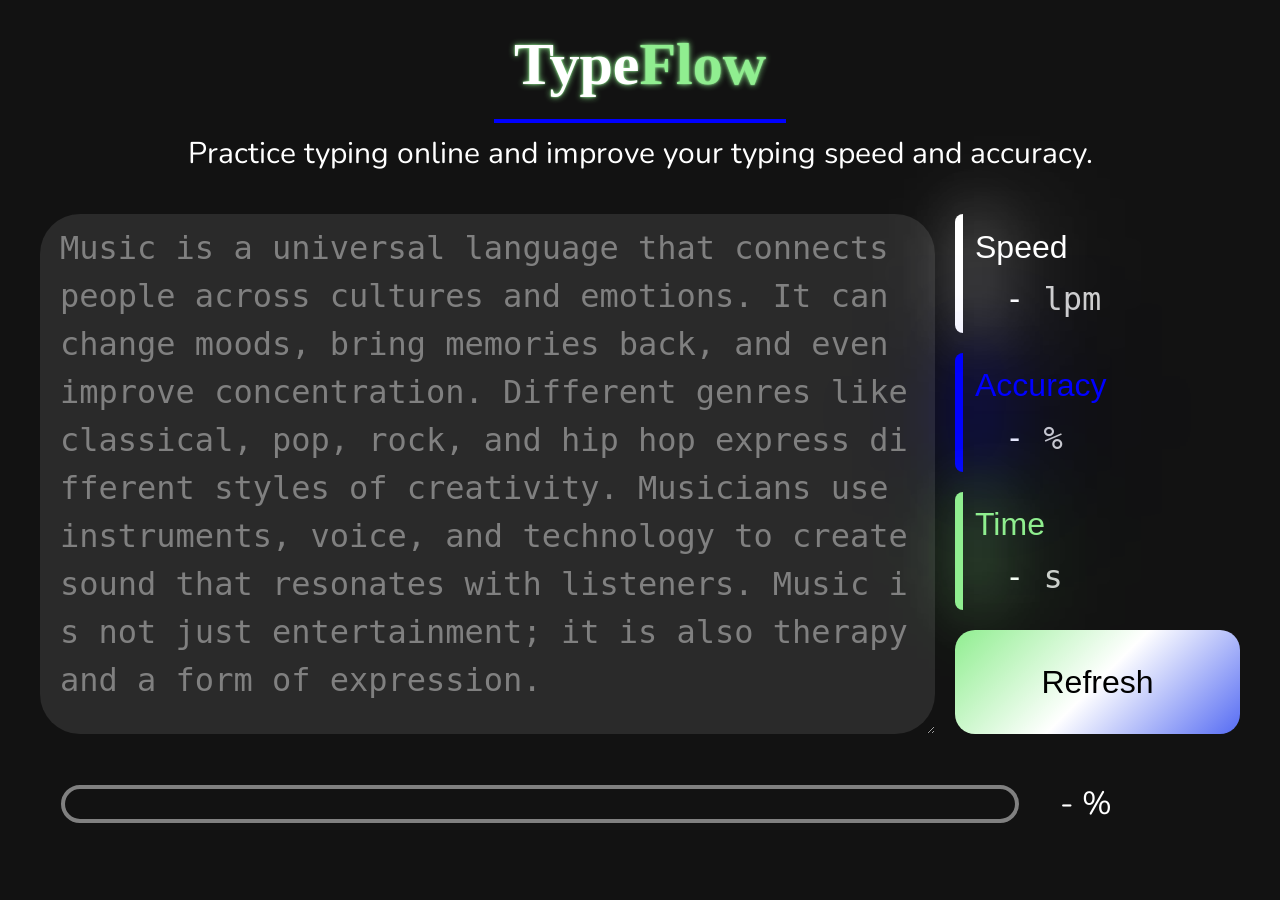
<file: dashboard.html>
<!DOCTYPE html>
<html>

<head>
  <title>TypeFlow - Free Online Typing Test</title>
  <meta name="description"
  content="Take a free typing test with TypeFlow. Measure typing speed, accuracy and improve keyboard skills.">
  <meta charset="UTF-8">
  <meta name="viewport" content="width=device-width, initial-scale=1">
  <link rel="icon" type="image/png" href="logo.png">
  <link rel="stylesheet" href="style.css">
</head>

<body>
  <header>
    <h1><span id="type">Type</span><span id="flow">Flow</span></h1>
    <p id="heading">Practice typing online and improve your typing speed and accuracy.</p>
  </header>
  <main>
    <section id="paragraph">
      <form>
        <label class="input" for="txt-area" id="label"></label>
        <textarea class="input" id="txt-area" ></textarea>
      </form>
      <div class="inf" id="lpm-container">
        <p class="variable">Speed</p>
        <p class="digit"><span class="num" id="lpm">-</span> lpm</p>
      </div>
      <div class="inf"  id="accuracy-container">
        <p class="variable">Accuracy</p>
        <p class="digit"><span class="num" id="accuracy">-</span> %</p>
      </div>
      <div class="inf" id="time-container">
        <p class="variable">Time</p>
        <p class="digit"><span class="num" id="time">-</span> s</p>
      </div>
      <div title="Ctrl + r" id="refresh-container" class="inf">
        <button id="refresh" title="Ctrl + r">Refresh</button></div>
      <div id="progress-container">
        <div class="progress" id="bar-container">
          <div id="bar-border">
            <p id="bar"></p>
          </div>
        </div>
        <div class="progress" id="num-container">
          <p id="num"><span id="digit">-</span> %</p>
        </div>
      </div>
    </section>
  </main>
  <script src="script.js"></script>
</body>

</html>
</file>
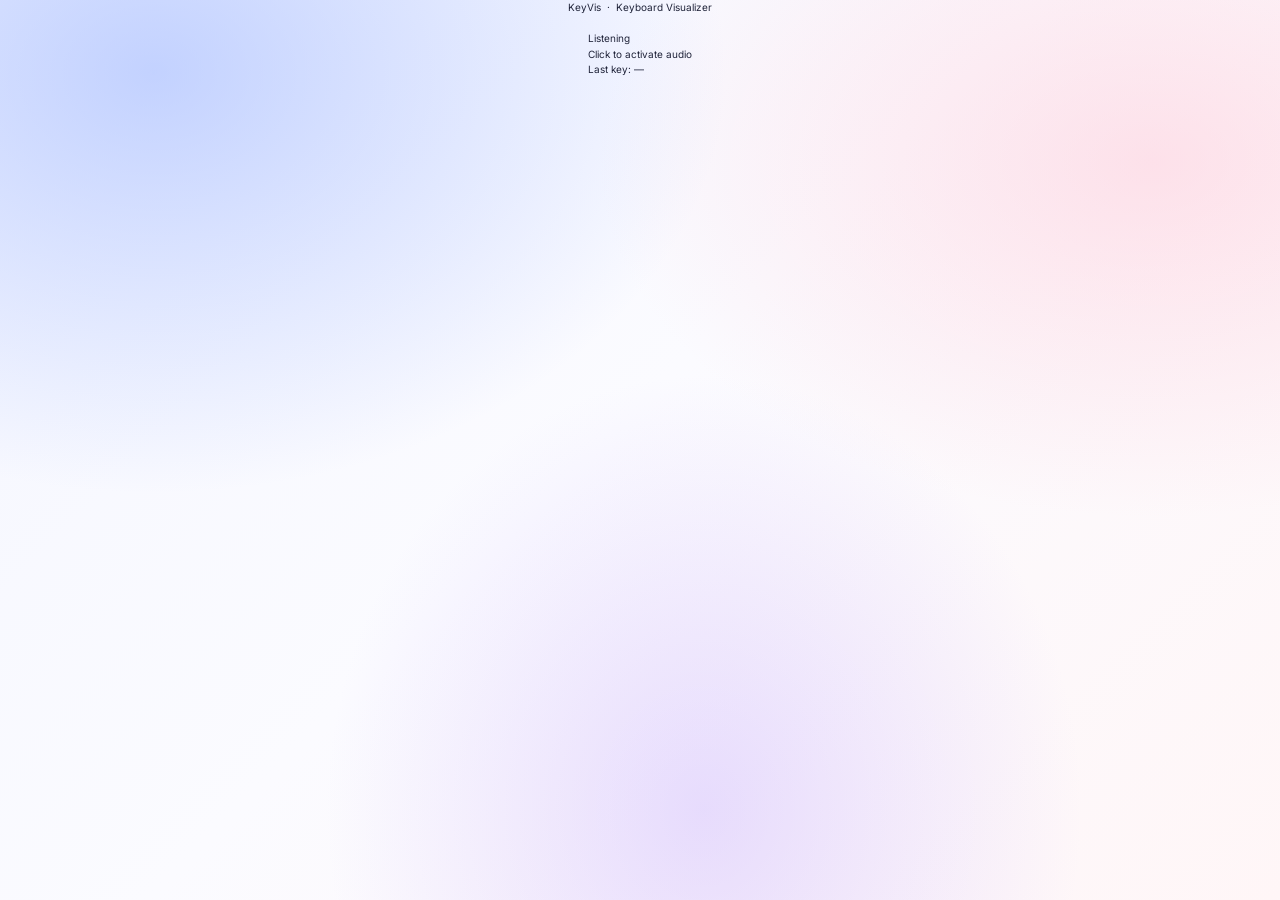
<file: keyboard.html>
<!DOCTYPE html>
<html lang="en">
<head>
  <meta charset="UTF-8">
  <meta name="viewport" content="width=device-width, initial-scale=1.0">
  <title>KeyVis — Keyboard Visualizer</title>
  <link rel="stylesheet" href="css/raw.css">
  <link rel="stylesheet" href="css/rawKb.css">
  <link rel="stylesheet" href="css/realKb.css">
  <link rel="stylesheet" href="css/animation.css">
  <link rel="stylesheet" href="css/liquidGlass.css">
</head>
<body>
  
  <div class="header">
    <div class="logo-dot"></div>
    <div class="header-title">Key<span>Vis</span> &nbsp;·&nbsp; Keyboard Visualizer</div>
  </div>
  
  <div class="kb-wrap">
    <svg id="kb" viewBox="0 0 1300 540"></svg>
  </div>
  
  <div class="status-bar">
    <div class="status-item">
      <div class="status-dot live"></div>
      Listening
    </div>
    <div class="status-item">
      <div class="status-dot"></div>
      Click to activate audio
    </div>
    <div class="last-key" id="lastKeyDisplay">Last key: <span>—</span></div>
  </div>
  <script src="js/variable.js"></script>
  <script src="js/rawKb.js"></script>
  <script src="js/kbFunctions.js"></script>
</body>
</html>
</file>
<file: style.css>
@import url('https://fonts.googleapis.com/css2?family=Nunito&display=swap');

/* header section */

header{
  display: flex;
  justify-content: space-evenly;
  align-items: center;
  flex-direction: column;
  color: white;
}
#heading{
  text-align: center;
  font-size: 1.5rem;
}
h1{
  display: inline-block;
  padding: 1rem;
  font-size: 3rem;
  margin: 0.5rem 0;
  text-align: center;
  border-bottom: 0.2rem solid blue;
  font-family: 'Rubik Glitch', cursive;
}
#type{
  color: white;
  text-shadow: 0 0 0.1rem lightgreen,
  0 0 0.3rem lightgreen;
}
#flow{
  text-shadow: 0 0 0.1rem lightgreen,
  0 0 0.3rem lightgreen;
  color: lightgreen;
}

/* body */
 
body{
  margin: 0;
  padding: 0;
  background-color: #121212;
  font-family: 'Nunito', sans-serif;
}
html{
  font-size: 62.5%;
}

/* section */

#paragraph{
  margin: 2rem 0 0 0;
  padding: 0 2rem;
  display: grid;
  grid-template-columns: 1fr 1fr 1fr 1fr;
  grid-auto-rows: auto;
  gap: 1rem;
  grid-template-areas: 
  "inp inp inp speed"
  "inp inp inp acc"
  "inp inp inp time"
  "inp inp inp btn"
  "prog prog prog prog" ;
}

/*left side */

.input{
  padding: 0.5rem 1rem 1.5rem 1rem;
  border-radius: 2rem;
  word-break: break-all;
  line-height: 1.5;
  border: none;
  grid-area: 1/1;
  font-size: 1.6rem;
  font-family: 'JetBrains Mono', monospace;
}
form{
  grid-area: inp;
  display: grid;
  padding: 0;
  margin: 0;
}
#label{
  background: rgba(255,255,255, 0.1);
  color: gray;
  z-index: 1;
}
#txt-area{
  outline: none;
  color: white;
  background: transparent;
  z-index: 99;
}

/* right side */

.inf{
  min-height: 5rem;
  overflow: visible;
  border-radius: 0 1rem 1rem 0;
  padding: 0 1rem;
  display: flex;
  flex-direction: column;
  justify-content: space-evenly;
  position: relative;
  font-family: 'Orbitron', sans-serif;
  font-size: 1.6rem;
  color: white;
  perspective: 1000px;
}
.inf:hover{
  transform: scale(1.05);
  background: rgba(255,255,255, 0.2);
}
.inf:before {
  top: 0;
  left: 0;
  content: "";
  position: absolute;
  width: 0.4rem;
  height: 100%;
  border-radius: 1rem 0 0 1rem;
}
.num{
  color: white;
}
p{
  margin: 0;
}
.digit{
  color: rgba(255,255,255, 0.8);
  padding-left: 1.5rem;
  font-family: 'Share Tech Mono', monospace;
}
.variable{
  font-family: 'Orbitron', sans-serif;
}

#lpm-container:before{
  background: white;
  box-shadow: 0.8rem 0 3rem white, 1.6rem 0 5rem white, 2.4rem 0 8rem white;
}
#accuracy-container:before {
  background: blue;
  box-shadow: 0.8rem 0 3rem blue, 1.6rem 0 5rem blue, 2.4rem 0 8rem blue;
}
#time-container:before {
  background: lightgreen;
  box-shadow: 0.8rem 0 3rem lightgreen, 1.6rem 0 5rem lightgreen, 2.4rem 0 8rem lightgreen;
}

#accuracy-container{
  color: blue;
  grid-area: acc;
}
#time-container{
  color: lightgreen;
  grid-area: time;
}

#refresh-container{
  font-size: 1.6rem;
  justify-content: center;
  color: black;
  grid-area: btn;
  outline: none;
  border: none;
  border-radius: 1rem;
  background: linear-gradient(135deg, lightgreen, white, #566cf3
  )
}
#refresh{
  font-size: 1.6rem;
  text-align: center;
  height: 100%;
  width: 100%;
  border-radius: 1rem;
  outline: none;
  border: none;
  background: transparent;
}
#refresh:before {
  position: absolute;
  width: 0;
  height: 0;
  border-radius: 0;
}

/* progress bar */

#progress-container{
  grid-area: prog;
  padding: 0;
  min-height: 5rem;
  display: grid;
  grid-template-columns: 1fr 1fr 1fr 1fr 1fr 1fr;
  grid-auto-rows: auto;
  grid-template-areas: "bar bar bar bar bar num";
}
#bar-container{
  grid-area: bar;
}
#num-container{
  grid-area: num;
}
.progress{
  display: flex;
  justify-content: center;
  align-items: center;
}
#bar-border{
  border: 0.2rem solid gray;
  width: 95%;
  height: 1.5rem;
  border-radius: 1rem;
  padding: 0;
}
#bar{
  height: 100%;
  border-radius: 1rem;
  background: blue;
  width: 0%;
  transition: 0.2s;
}
#num{
  color: white;
  font-size: 1.6rem;
  width: 80%;
  line-height: 1.5;
}

/* media queries */

@media (max-width: 624px) {
  html{
    font-size: 12px;
  }
  #paragraph{
    grid-template-columns: 1fr;
    grid-auto-rows: auto;
    grid-template-areas: 
    "inp"
    "inp"
    "inp"
    "inp"
    "speed"
    "acc"
    "time"
    "btn"
    "prog"
    ;
  }
}

@media (min-width: 1024px) {
  html{
    font-size: 20px;
  }
  .inf{
    min-height: 3rem;
  }
}
</file>
<file: css/raw.css>
@import url('https://fonts.googleapis.com/css2?family=Inter:wght@300;400;500;600&display=swap');

:root {
  --bg: #09090b;
  --surface: #111114;
  --kb-body: #16161a;
  --key-base: #1e1e26;
  --key-top: #22222c;
  --key-stroke: #2e2e3a;
  --key-highlight: rgba(255,255,255,0.055);
  --label: #9191a8;
  --label-bright: #c8c8dc;
  --accent: #6366f1;
  --accent-glow: rgba(99,102,241,0.45);
  --accent-soft: rgba(99,102,241,0.15);
  --pressed-fill: #242434;
  --text-muted: #4a4a5a;
}

*, *::before, *::after {
  margin: 0;
  padding: 0;
  box-sizing: border-box;
}

html, body {
  height: 100%;
}

html {
  font-size: 62.5%;
  scroll-snap-type: y mandatory;
  scroll-behavior: smooth;
  overflow-y: scroll;
}

body {
  background:
    radial-gradient(circle at 15% 20%,
        rgba(112, 145, 255, 0.45) 0%,
        rgba(112, 145, 255, 0.18) 20%,
        transparent 50%),
    radial-gradient(circle at 88% 15%,
        rgba(255, 186, 170, 0.45) 0%,
        rgba(255, 186, 170, 0.18) 22%,
        transparent 52%),
    radial-gradient(circle at 50% 95%,
        rgba(180, 130, 255, 0.30) 0%,
        rgba(180, 130, 255, 0.12) 18%,
        transparent 45%),
    linear-gradient(135deg,
        #f2f5ff 0%,
        #ffffff 50%,
        #fff6f3 100%);
  background-repeat: no-repeat;
  background-size: 180% 180%;
  background-attachment: fixed;
  animation: gradientDrift 22s ease-in-out infinite;
  min-height: 100vh;
  font-family: 'Inter', system-ui, sans-serif;
  overflow-x: hidden;
  overflow-y: auto;
   display: flex;
  align-items: center;
  flex-direction: column;
}
.section {
  max-width: 1500px;
  min-height: 100vh;
  scroll-snap-align: start;
  scroll-snap-stop: always;
}
</file>
<file: css/rawKb.css>
/* SVG defs via CSS */
.kb-body {
  fill: var(--kb-body);
  stroke: #2a2a34;
  stroke-width: 1.5;
}

.kb-inner-bevel {
  fill: none;
  stroke: rgba(255,255,255,0.035);
  stroke-width: 1;
}

.key {
  fill: var(--key-base);
  stroke: var(--key-stroke);
  stroke-width: 1;
  transition: fill 0.08s ease, filter 0.08s ease;
  cursor: pointer;
}

.key-face {
  fill: var(--key-top);
  stroke: none;
  transition: fill 0.08s ease;
}

.key-shine {
  fill: var(--key-highlight);
  stroke: none;
  pointer-events: none;
}

.label {
  fill: var(--label);
  font-family: 'Inter', system-ui, sans-serif;
  font-size: 11px;
  font-weight: 500;
  letter-spacing: 0.03em;
  text-anchor: middle;
  dominant-baseline: middle;
  pointer-events: none;
  transition: fill 0.08s ease;
}

.label.small {
  font-size: 9px;
  letter-spacing: 0.05em;
}

/* Active state */
.key.active {
  fill: var(--pressed-fill) !important;
  filter:
    drop-shadow(0 0 6px var(--accent-glow))
    drop-shadow(0 0 18px var(--accent-glow));
}

.key.active + .key-face {
  fill: #2a2a40 !important;
}

/* Glow label when active — handled via JS */
.label.active {
  fill: var(--accent) !important;
}
</file>
<file: css/realKb.css>

</file>
<file: css/animation.css>
.fade-up {
  opacity: 0;
  transform: translateY(5rem);
  transition:
    opacity 0.8s ease,
    transform 0.8s ease;
}
.fade-up.show{
  opacity: 1;
  transform: translateY(0);
}

#icon, .inf{
  transition: transform .25s ease;
}
#refresh:hover #svg-container {
  transform: translateY(-2px);
}
#refresh:hover #icon {
  transform: rotate(180deg);
}
#refresh:active #svg-container {
  transform: scale(.94);
}
.inf:hover {
  transform: translateY(-0.4rem);
}
#progress-container svg{
  transform: rotate(-90deg);
}
.progress{
  transition: stroke-dashoffset .5s ease;
}
form{
  transition:
    width .8s ease,
    height .5s ease,
    transform .8s ease;
}

.fade-out{
  opacity: 1;
  transform: translateY(0) scale(1);
  transition:
    opacity 0.8s ease,
    transform 0.8s cubic-bezier(0.22, 1, 0.36, 1);
}
.fade-out.done{
  opacity: 0;
  transform: translateY(-5rem) scale(0.97);
}

.status-dot.live {
  background: #22c55e;
  box-shadow: 0 0 6px rgba(34, 197, 94, 0.6);
  animation: pulse 2s infinite;
}
@keyframes pulse {
  0%, 100% { opacity: 1; }
  50% { opacity: 0.4; }
}
</file>
<file: css/liquidGlass.css>
/* TypeFlow Liquid Glass — cohesive responsive design layer */
:root{
  --accent:#5b63e8; --accent-glow:rgba(91,99,232,.35); --accent-soft:rgba(91,99,232,.12);
  --ink:#20243a; --muted:#6e7489; --glass:rgba(255,255,255,.58); --glass-edge:rgba(255,255,255,.78);
}
html{font-size:62.5%;scroll-snap-type:y proximity;scroll-behavior:smooth}
body{
 color:var(--ink); background:
 radial-gradient(ellipse at 12% 8%,rgba(133,164,255,.45),transparent 36%),
 radial-gradient(ellipse at 90% 18%,rgba(255,190,207,.42),transparent 34%),
 radial-gradient(ellipse at 55% 90%,rgba(190,164,255,.35),transparent 38%),
 linear-gradient(135deg,#f4f6ff 0%,#fbfbff 48%,#fff6f7 100%);
 background-attachment:fixed; animation:none; line-height:1.55;
}
button,textarea,a{font:inherit}
button{cursor:pointer}
button:focus-visible,a:focus-visible,textarea:focus-visible{outline:3px solid rgba(91,99,232,.65)!important;outline-offset:4px}
.section{width:min(100% - 4rem,1440px);padding:5rem 0;min-height:auto;scroll-snap-align:start}
#landing-page{padding-top:5.5rem;padding-bottom:8rem}
#heading-wrap{gap:1.5rem;margin:1rem 0 4rem}
#heading-wrap h1{font-size:clamp(4.4rem,8vw,8.4rem);font-weight:750;letter-spacing:-.075em;line-height:1;background:linear-gradient(120deg,#5664d9 10%,#8a75e8 52%,#d28dbb);-webkit-background-clip:text;background-clip:text;color:transparent;text-shadow:none}
#heading-p-wrap{padding:1rem 2rem;background:rgba(255,255,255,.55);border:1px solid var(--glass-edge);border-radius:999px;box-shadow:0 8px 28px #5364a018,inset 0 1px #fff;backdrop-filter:blur(24px);-webkit-backdrop-filter:blur(24px)}
#heading-p{font-size:clamp(1.4rem,2vw,1.8rem);color:var(--muted)}
#kb-wrap{grid-template-columns:minmax(260px,.72fr) minmax(0,1.5fr);gap:2.5rem;align-items:center}
.info,.bg,#heading-p-wrap,.card,.cta{
 background:linear-gradient(145deg,rgba(255,255,255,.72),rgba(255,255,255,.36));
 backdrop-filter:blur(28px) saturate(1.35);-webkit-backdrop-filter:blur(28px) saturate(1.35);
 border:1px solid var(--glass-edge);box-shadow:0 18px 50px rgba(52,65,120,.09),inset 0 1px rgba(255,255,255,.95);
}
.info{margin:0;padding:clamp(2rem,3vw,3.2rem);border-radius:2.8rem;gap:1.4rem;color:var(--ink);font-size:1.5rem;align-items:flex-start}
.info h2{font-size:clamp(2rem,2.5vw,2.8rem);letter-spacing:-.04em}
.info .description{text-align:left;color:var(--muted);font-size:1.5rem}
.features{display:grid;gap:.8rem;color:#505873;font-size:1.35rem}
#visual{font-size:1.25rem;color:var(--accent);font-weight:650}
#btn-wrap{min-width:0;padding:1.5rem;border-radius:3rem;background:rgba(255,255,255,.32);border:1px solid #fff9;box-shadow:0 24px 70px #5968a01c;backdrop-filter:blur(20px)}
#btn-kb{border-radius:2rem;transition:transform .3s ease,filter .3s ease}
#btn-kb:hover{transform:translateY(-3px);filter:drop-shadow(0 12px 20px #5364a020)}
#typing-area{width:min(100% - 4rem,1440px);padding:3rem;gap:1.8rem;border-radius:3.2rem;background:rgba(255,255,255,.25);border:1px solid #ffffff9c;box-shadow:0 25px 80px rgba(54,65,115,.08);backdrop-filter:blur(18px);-webkit-backdrop-filter:blur(18px)}
#s-p{height:auto;align-self:center;text-align:center;max-width:70rem;font-size:clamp(1.5rem,2vw,1.9rem);color:var(--muted);padding:.4rem 5rem}
#refresh{width:5.2rem;height:5.2rem;justify-self:end}
#svg-container{background:rgba(255,255,255,.75);border:1px solid #fff;box-shadow:0 8px 24px #5968a018}
#icon{color:var(--accent)}
.bg{border-radius:2.4rem}
#stats-wrap{gap:1.4rem;padding:1.4rem;background:rgba(255,255,255,.25)}
.inf{min-width:0;flex:1;padding:2rem 1.5rem;border-radius:2rem;background:linear-gradient(145deg,rgba(255,255,255,.78),rgba(246,247,255,.48));border:1px solid #fff;box-shadow:0 10px 30px rgba(55,66,115,.07),inset 0 1px #fff;backdrop-filter:blur(24px);-webkit-backdrop-filter:blur(24px)}
.inf::before{display:none}
.inf:hover{transform:translateY(-3px);box-shadow:0 16px 36px rgba(55,66,115,.12)}
.variable{font-size:1.45rem;color:var(--muted);font-weight:600}
.variable-wrap{align-items:center;gap:.8rem}
.digit{font-size:1.5rem;color:#555c75}
.num{font-size:clamp(2.4rem,3vw,3.4rem);color:var(--accent);font-variant-numeric:tabular-nums}
#progress-container{width:clamp(9rem,13vw,14rem);flex:0 0 auto}
#form-wrap{min-height:24rem;overflow:hidden;border-radius:2.4rem;background:rgba(255,255,255,.63)}
form{min-height:24rem}
.input{font-size:1.7rem;padding:2.5rem;line-height:1.8;border-radius:2.4rem}
#label{color:#777f98}
#txt-area{caret-color:var(--accent)}
.correct{color:#24372c;background:#39b97820;border-bottom-color:#2baf70}
.wrong{color:#6f2b3b;background:#f06a8420;border-bottom-color:#df526e}
#level-wrap,#line-wrap{height:auto;min-height:0;padding:2rem 2.2rem;border-radius:2.2rem;gap:1.2rem}
#difficulty,#line{font-size:1.4rem;font-weight:650;color:var(--muted);padding:0}
#level-container{display:grid;grid-template-columns:repeat(5,minmax(0,1fr));grid-template-areas:"easy normal medium hard extreme";gap:.4rem;padding:.4rem;border-radius:1.5rem;background:rgba(105,115,160,.08)}
.level,.line{font-size:1.3rem;padding:.8rem .5rem;border-radius:1.2rem;color:#606781;transition:color .2s,background .2s,transform .2s;z-index:3}
#slider-level{height:calc(100% - .8rem);top:.4rem;left:.4rem;width:calc((100% - .8rem)/5);border-radius:1.2rem;background:linear-gradient(135deg,#6977ed,#8d78e8);box-shadow:0 5px 14px #7374d933;transition:transform .3s cubic-bezier(.2,.8,.2,1),width .3s}
#line-container{padding:.4rem;border-radius:1.5rem;background:rgba(105,115,160,.08);gap:.4rem}
#slider-lines{top:.4rem;left:.4rem;width:calc((100% - .8rem)/5);height:calc(100% - .8rem);border-radius:1.2rem;background:linear-gradient(135deg,#6977ed,#8d78e8);box-shadow:0 5px 14px #7374d933;transition:transform .3s cubic-bezier(.2,.8,.2,1)}
.line{aspect-ratio:auto}
#community{width:min(100% - 4rem,1440px);padding:7rem 0;color:var(--ink)}
#code{width:100%;height:auto;min-height:0;overflow:hidden;border-radius:2.6rem;background:rgba(255,255,255,.38);border:1px solid #fff;box-shadow:0 28px 90px rgba(45,54,100,.16);backdrop-filter:blur(28px);-webkit-backdrop-filter:blur(28px)}
.title-bar{height:4.8rem;padding:0 2rem;background:rgba(255,255,255,.6);border-bottom:1px solid #dfe3f1}
.title{font-size:1.35rem;color:#555c75;font-weight:600}
.editor{overflow:visible;background:radial-gradient(ellipse at 15% 10%,#e5eaff 0,transparent 42%),radial-gradient(ellipse at 90% 90%,#f8e4f0 0,transparent 40%),linear-gradient(135deg,#f8f9ff,#f3f4fb);color:var(--ink)}
#nav{padding:2.5rem 7%;border-bottom:1px solid #dce1f080}
.logo{font-size:2rem;color:#303653;letter-spacing:-.06em}
.logo span{color:#7772d9}
#nav>a{color:#656d88}
#main{width:min(1100px,88%)}
#main section{padding:clamp(4rem,7vw,8rem) 0}
.hero{gap:clamp(3rem,6vw,7rem);min-height:50rem}
#gif{max-width:34rem;border-radius:2.4rem;mix-blend-mode:multiply;filter:drop-shadow(0 16px 30px #9aa4d52b)}
.hero-content h1{font-size:clamp(4rem,6vw,7rem);line-height:1.02;letter-spacing:-.075em;color:#252b48;margin-bottom:2rem}
.hero-content h1 span{color:#7772d9}
.hero-content p{font-size:1.65rem;color:#69718b;line-height:1.8}
.btn-new{height:4.8rem;padding:0 2.2rem;border-radius:999px;background:linear-gradient(135deg,#6977ed,#9380e8);color:#fff;box-shadow:0 8px 22px #7777dc36;transition:transform .25s,box-shadow .25s}
.btn-new:hover{transform:translateY(-2px);box-shadow:0 13px 28px #7777dc50}
.community-link{border-radius:1.4rem;box-shadow:0 8px 20px #434b691a}
.card{border-radius:2rem;color:var(--ink)}
.card p,.cta p{color:var(--muted)}
.cta{border-radius:2.5rem}
#code a:hover{color:#7772d9}
@media(max-width:900px){
 .section{width:min(100% - 2.8rem,1440px);padding:4rem 0}
 #kb-wrap{grid-template-columns:1fr;grid-template-areas:"text" "kb"}
 .info{align-items:center;text-align:center}
 .info .description{text-align:center}
 #typing-area{width:calc(100% - 2.8rem);padding:1.8rem;grid-template-columns:1fr 1fr;grid-template-areas:"p btn" "line line" "level level" "form form" "stats stats"}
 #s-p{padding:.5rem 0;text-align:left}
 #level-wrap{grid-area:level}
 #line-wrap{grid-area:line}
 #form-wrap{grid-area:form}
 #stats-wrap{grid-area:stats;display:grid;grid-template-columns:repeat(2,minmax(0,1fr))}
 #progress-container{grid-column:1/-1;justify-self:center}
 #refresh{grid-area:btn}
 #level-container{grid-template-columns:repeat(5,minmax(0,1fr));grid-template-areas:"easy normal medium hard extreme"}
 #level-wrap{height:auto}
 .level{font-size:1.2rem}
 .default{grid-template-columns:1fr 1fr;grid-template-areas:"p btn" "line line" "level level" "form form" "stats stats"}
 .non-d{grid-template-columns:1fr 1fr;grid-template-areas:"p btn" "form form" "stats stats"}
}
@media(max-width:560px){
 html{font-size:58%}
 .section{width:calc(100% - 2rem);padding:3rem 0}
 #landing-page{padding-top:3.5rem}
 #heading-wrap{margin-bottom:2.5rem}
 #typing-area{width:calc(100% - 2rem);padding:1.2rem;gap:1.2rem;border-radius:2.2rem}
 #stats-wrap{padding:.8rem;gap:.8rem}
 .inf{padding:1.5rem .8rem;border-radius:1.6rem}
 .variable-wrap{gap:.5rem}
 .variable{font-size:1.25rem}
 .digit{font-size:1.3rem}
 .num{font-size:2.5rem}
 #level-wrap,#line-wrap{padding:1.4rem}
 #line-wrap{align-items:stretch;flex-direction:column}
 .level{font-size:1.05rem;padding:.7rem .2rem}
 .input{padding:1.5rem;font-size:1.5rem}
 #form-wrap,form{min-height:20rem}
 #community{width:calc(100% - 2rem);padding:4rem 0}
 #code{border-radius:2rem}
 #nav{gap:1rem;flex-wrap:wrap}
 .hero{grid-template-columns:1fr;text-align:center;gap:2.5rem}
 .hero-gif{order:1}.hero-content{order:2}
 .hero-content h1{font-size:4.3rem}
 .hero-content p{font-size:1.5rem}
 .hero-actions{flex-wrap:wrap}
 #gif{width:min(75vw,28rem)}
 .status-bar{height:auto;flex-wrap:wrap;padding:1.5rem;gap:1rem}
}
@media(prefers-reduced-motion:reduce){
 *,*::before,*::after{scroll-behavior:auto!important;animation-duration:.01ms!important;animation-iteration-count:1!important;transition-duration:.01ms!important}
}

/* Responsive repair pass: tablet and narrow-laptop layouts */
*,*::before,*::after{box-sizing:border-box}
html,body{max-width:100%;overflow-x:clip}
img,svg,canvas,video{max-width:100%;height:auto}
.section,#typing-area,#community,#main,#code,#kb-wrap,#btn-wrap,#form-wrap,.editor,.hero,.hero-content,.hero-gif{min-width:0;max-width:100%}
#typing-area{width:min(100% - 4rem,1440px);margin-inline:auto}
#community{margin-inline:auto}
#code{width:100%}
#nav{gap:1.6rem;flex-wrap:wrap}
#nav>a{min-width:0}
.hero-content,.hero-content p{min-width:0;overflow-wrap:anywhere}
#gif{width:min(100%,34rem);height:auto;object-fit:contain}
#s-p{min-width:0;overflow-wrap:anywhere}
#level-wrap,#line-wrap,#stats-wrap,.inf{min-width:0}
#progress-container{max-width:100%}

@media (min-width:561px) and (max-width:1024px){
  html{font-size:60%}
  .section{width:calc(100% - 4rem);padding:4rem 0}
  #landing-page{padding-top:4rem;padding-bottom:5rem}
  #heading-wrap{width:100%;margin:1rem 0 3rem;padding-inline:1rem}
  #heading-wrap h1{font-size:clamp(4rem,7vw,6.8rem);text-align:center;overflow-wrap:anywhere}
  #heading-p-wrap{max-width:100%;border-radius:2rem}
  #kb-wrap{grid-template-columns:minmax(0,1fr);grid-template-areas:"text" "kb";gap:2rem}
  .info{margin:0;padding:2.4rem;align-items:center;text-align:center}
  .info .description{text-align:center;max-width:70ch}
  #btn-wrap{width:100%;padding:1.2rem;border-radius:2.4rem}
  #btn-kb{display:block;width:100%;height:auto}
  #typing-area{width:calc(100% - 4rem);padding:2rem;gap:1.4rem;border-radius:2.6rem;grid-template-columns:minmax(0,1fr) minmax(0,1fr);grid-template-areas:"p btn" "line line" "level level" "form form" "stats stats"}
  #s-p{padding:.5rem 0;text-align:left;font-size:clamp(1.5rem,2.2vw,1.8rem)}
  #refresh{width:4.8rem;height:4.8rem;justify-self:end;align-self:center}
  #level-wrap,#line-wrap{width:100%;padding:1.6rem;gap:1rem}
  #level-container,#line-container{width:100%;min-width:0}
  .level,.line{min-width:0;overflow-wrap:anywhere;font-size:1.2rem;padding:.8rem .25rem}
  #form-wrap{width:100%;min-height:20rem}
  form{min-width:0}
  .input{min-width:0;width:100%;padding:2rem;font-size:1.6rem;overflow-wrap:anywhere}
  #stats-wrap{width:100%;display:grid;grid-template-columns:repeat(2,minmax(0,1fr));gap:1rem;padding:1rem}
  .inf{width:100%;padding:1.6rem .8rem}
  #progress-container{grid-column:1/-1;justify-self:center;width:min(100%,14rem)}
  #community{width:calc(100% - 4rem);padding:5rem 0}
  #main{width:100%}
  #main section{padding:5rem 0}
  .hero{grid-template-columns:minmax(0,1fr) minmax(0,1fr);gap:2.5rem;min-height:0}
  .hero-content h1{font-size:clamp(3.8rem,5.6vw,5.8rem);overflow-wrap:anywhere}
  .hero-content p{font-size:1.55rem}
  .hero-actions{flex-wrap:wrap}
  .btn-new{max-width:100%;white-space:normal;text-align:center}
  #code{height:auto;min-height:0}
  .editor{min-height:28rem}
  .status-bar{height:auto;min-height:5rem;flex-wrap:wrap;gap:1rem;padding:1.4rem}
}
@media (max-width:700px){
  .hero{grid-template-columns:minmax(0,1fr);text-align:center;gap:2.5rem}
  .hero-gif{order:1}.hero-content{order:2}
  .hero-actions{justify-content:center}
  .hero-content h1{font-size:clamp(3.8rem,9vw,4.8rem)}
  #nav{justify-content:center;padding:1.8rem 5%}
}
@media (max-width:560px){
  #typing-area{width:calc(100% - 2rem);grid-template-columns:minmax(0,1fr) minmax(0,auto)}
  #stats-wrap{grid-template-columns:repeat(2,minmax(0,1fr))}
  #level-container{grid-template-columns:repeat(5,minmax(0,1fr))}
  #community{width:calc(100% - 2rem)}
}

/* Final tablet alignment + stats layout correction */
.section {
  margin-left: auto !important;
  margin-right: auto !important;
}
#landing-page {
  display: flex;
  flex-direction: column;
  align-items: center;
}
#typeflow, #heading-wrap, #kb-wrap {
  width: 100%;
  margin-left: auto;
  margin-right: auto;
}
#heading-wrap { text-align: center; }
#heading-p-wrap { max-width: 100%; }
#heading-p { overflow-wrap: anywhere; }
#kb-wrap { justify-content: center; }
#btn-wrap, .info { min-width: 0; }
#btn-wrap { align-self: center; }

@media (min-width: 561px) and (max-width: 1024px) {
  #landing-page { width: calc(100% - 3.2rem); }
  #heading-wrap { width: 100%; padding-inline: 0; }
  #kb-wrap {
    width: 100%;
    grid-template-columns: minmax(0, 1fr);
    grid-template-areas: "text" "kb";
    justify-items: stretch;
  }
  .info { width: 100%; margin: 0; }
  #btn-wrap { width: 100%; margin: 0; }
  #typing-area {
    margin-left: auto;
    margin-right: auto;
    grid-template-columns: minmax(0, 1fr) minmax(0, 1fr);
  }
  #stats-wrap {
    display: grid !important;
    grid-template-columns: repeat(2, minmax(0, 1fr));
    grid-template-areas: "lpm acc" "tim pro";
    align-items: stretch;
    justify-items: stretch;
    width: 100%;
    min-width: 0;
  }
  #lpm-container, #accuracy-container, #time-container {
    grid-area: auto;
    width: 100%;
    min-width: 0;
    min-height: 10rem;
    margin: 0;
    padding: 1.4rem 1rem;
    justify-content: center;
    gap: .8rem;
  }
  #lpm-container { grid-area: lpm; }
  #accuracy-container { grid-area: acc; }
  #time-container { grid-area: tim; }
  #progress-container {
    grid-area: pro;
    width: min(100%, 14rem);
    aspect-ratio: 1;
    justify-self: center;
    align-self: center;
  }
  .variable-wrap { justify-content: center; flex-wrap: wrap; }
  .variable { font-size: clamp(1.2rem, 1.8vw, 1.6rem); }
  .digit { text-align: center; font-size: clamp(1.25rem, 1.8vw, 1.6rem); }
  .num { font-size: clamp(2rem, 3vw, 3rem); }
  #progress-container .digit { position: absolute; inset: 0; display: flex; align-items: center; justify-content: center; }
}


/* Responsive difficulty selector: vertical on desktop, horizontal on smaller screens. */
@media (min-width: 901px) {
  #level-container {
    grid-template-columns: minmax(0, 1fr);
    grid-template-rows: repeat(5, minmax(3.8rem, auto));
    grid-template-areas: "easy" "normal" "medium" "hard" "extreme";
    min-height: 22rem;
    align-items: stretch;
  }
  #level-container .level {
    width: 100%;
    min-width: 0;
    text-align: center;
  }
  #slider-level {
    width: calc(100% - .8rem);
    height: calc((100% - .8rem) / 5);
    transform: translateY(0%);
  }
}
@media (max-width: 900px) {
  #level-container {
    grid-template-columns: repeat(5, minmax(0, 1fr));
    grid-template-rows: minmax(3.8rem, auto);
    grid-template-areas: "easy normal medium hard extreme";
    min-height: 0;
  }
  #level-container .level { min-width: 0; width: 100%; }
  #slider-level {
    width: calc((100% - .8rem) / 5);
    height: calc(100% - .8rem);
    transform: translateX(0%);
  }
}
@media (max-width: 420px) {
  #level-container { gap: .2rem; padding: .3rem; }
  #level-container .level { font-size: clamp(1rem, 2.8vw, 1.2rem); padding-inline: .1rem; }
}
</file>
